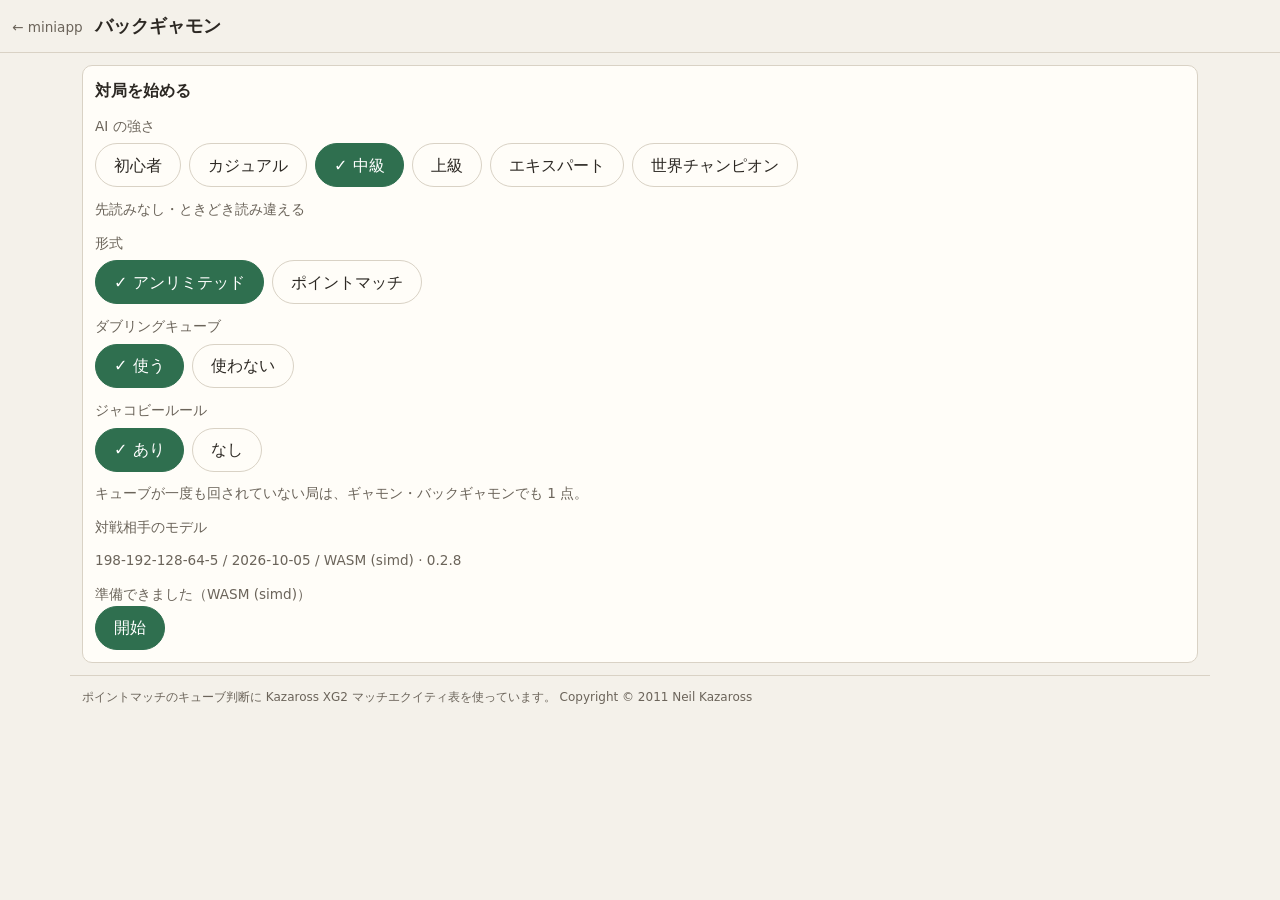
<file: docs/backgammon/index.html>
<!DOCTYPE html>
<html lang="ja">
<head>
<meta charset="utf-8">
<meta name="viewport" content="width=device-width, initial-scale=1">
<title>バックギャモン</title>
<meta name="description" content="勝敗だけを報酬に自己対局で学習したニューラルネットと対戦できるバックギャモン。">
<link rel="icon" href="data:image/svg+xml,<svg xmlns='http://www.w3.org/2000/svg' viewBox='0 0 16 16'><text y='14' font-size='14'>🎲</text></svg>">
<link rel="stylesheet" href="./style.css">
</head>
<body>
<header class="site-header">
  <a class="back-link" href="../">← miniapp</a>
  <h1>バックギャモン</h1>
</header>

<main id="app">
  <section id="setup" class="panel">
    <h2>対局を始める</h2>
    <div class="field">
      <span id="level-label">AI の強さ</span>
      <div class="choices" role="radiogroup" aria-labelledby="level-label">
        <button type="button" class="choice" data-level="beginner" role="radio" aria-checked="false">初心者</button>
        <button type="button" class="choice" data-level="casual" role="radio" aria-checked="false">カジュアル</button>
        <button type="button" class="choice is-selected" data-level="intermediate" role="radio" aria-checked="true">中級</button>
        <button type="button" class="choice" data-level="advanced" role="radio" aria-checked="false">上級</button>
        <button type="button" class="choice" data-level="expert" role="radio" aria-checked="false">エキスパート</button>
        <button type="button" class="choice" data-level="champion" role="radio" aria-checked="false">世界チャンピオン</button>
      </div>
      <p id="level-note" class="note"></p>
    </div>
    <div class="field">
      <span id="format-label">形式</span>
      <div class="choices" role="radiogroup" aria-labelledby="format-label">
        <button type="button" class="choice is-selected" data-format="money" role="radio" aria-checked="true">アンリミテッド</button>
        <button type="button" class="choice" data-format="match" role="radio" aria-checked="false">ポイントマッチ</button>
      </div>
    </div>
    <div class="field slider" id="length-field" hidden>
      <div class="slider-head">
        <label for="match-length">マッチの長さ</label>
        <output id="match-length-value" for="match-length">5 ポイント</output>
      </div>
      <input type="range" id="match-length" min="1" max="7" step="1" value="5"
             aria-describedby="length-note">
      <p id="length-note" class="note">先に取った方が勝ち。相手がマッチポイントに達した直後の 1 局は、クロフォードルールでキューブを使えない。</p>
    </div>
    <div class="field">
      <span id="cube-label">ダブリングキューブ</span>
      <div class="choices" role="radiogroup" aria-labelledby="cube-label">
        <button type="button" class="choice is-selected" data-cube="on" role="radio" aria-checked="true">使う</button>
        <button type="button" class="choice" data-cube="off" role="radio" aria-checked="false">使わない</button>
      </div>
    </div>
    <div class="field" id="jacoby-field">
      <span id="jacoby-label">ジャコビールール</span>
      <div class="choices" role="radiogroup" aria-labelledby="jacoby-label">
        <button type="button" class="choice is-selected" data-jacoby="on" role="radio" aria-checked="true">あり</button>
        <button type="button" class="choice" data-jacoby="off" role="radio" aria-checked="false">なし</button>
      </div>
      <p class="note">キューブが一度も回されていない局は、ギャモン・バックギャモンでも 1 点。</p>
    </div>
    <div class="field">
      <span id="model-label">対戦相手のモデル</span>
      <p id="model-info" class="note">読み込み中…</p>
    </div>
    <p id="loading" class="note">モデルを読み込んでいます…</p>
    <button type="button" id="start" class="primary" disabled>開始</button>
  </section>

  <section id="game" hidden>
    <div class="play">
      <div id="board" class="board" role="grid" aria-label="盤面">
        <div id="dice-ai" class="dice" aria-live="polite" aria-label="AI の出目"></div>
        <div id="dice" class="dice" aria-live="polite" aria-label="あなたの出目"></div>
        <button type="button" id="roll" class="primary" hidden>サイコロを振る</button>
        <button type="button" id="double" class="cube-action" hidden>ダブル</button>
      </div>

      <div class="panel status-panel">
        <p id="turn" class="turn" aria-live="polite">—</p>
        <p id="score" class="score" aria-live="polite" hidden></p>
        <p id="cube-state" class="cube-state" aria-live="polite" hidden></p>
        <p id="hint" class="note"></p>
      </div>

      <div class="actions">
        <button type="button" id="advice-button" hidden>ヒント</button>
        <button type="button" id="take" class="primary" hidden>テイク</button>
        <button type="button" id="pass" hidden>パス</button>
        <button type="button" id="undo" hidden>1 手戻す</button>
        <button type="button" id="again" class="primary" hidden>もう一局</button>
      </div>

      <div id="advice" class="panel advice" hidden aria-live="polite"></div>
    </div>

    <div class="panel speed-panel slider">
      <div class="slider-head">
        <label for="speed">AI の間合い</label>
        <output id="speed-value" for="speed">1.0 秒</output>
      </div>
      <input type="range" id="speed" min="0.1" max="2" step="0.1" value="1"
             aria-describedby="speed-note">
      <p id="speed-note" class="note">AI が駒を 1 個動かすたびの間と、出目を見せる時間。</p>

      <div class="toggle-field">
        <label class="toggle-label" for="auto-force">
          <input type="checkbox" id="auto-force">
          <span>強制着手（フォースムーブ）を自動で動かす</span>
        </label>
      </div>
      <div class="toggle-field">
        <label class="toggle-label" for="auto-roll">
          <input type="checkbox" id="auto-roll">
          <span>ダブルできない時は自動でサイコロを振る</span>
        </label>
      </div>
    </div>

    <details id="record" class="panel record">
      <summary>棋譜</summary>
      <ol id="log" class="log"></ol>
      <div class="record-export">
        <div class="record-head">
          <h3>gnubg 用（.mat）</h3>
          <button type="button" id="download-mat">ダウンロード</button>
        </div>
        <pre id="mat" class="mat" tabindex="0"
             aria-label="gnubg 用の棋譜（クリックしてから Ctrl+A でここだけ全選択）"></pre>
        <p class="note">クリックしてから Ctrl+A（Mac は ⌘+A）で、この欄だけを全選択できます。</p>
      </div>
    </details>
  </section>
</main>

<footer class="site-footer">
  <p class="note">
    ポイントマッチのキューブ判断に Kazaross XG2 マッチエクイティ表を使っています。
    Copyright &copy; 2011 Neil Kazaross
  </p>
</footer>

<script type="module" src="./app.js"></script>
</body>
</html>
</file>
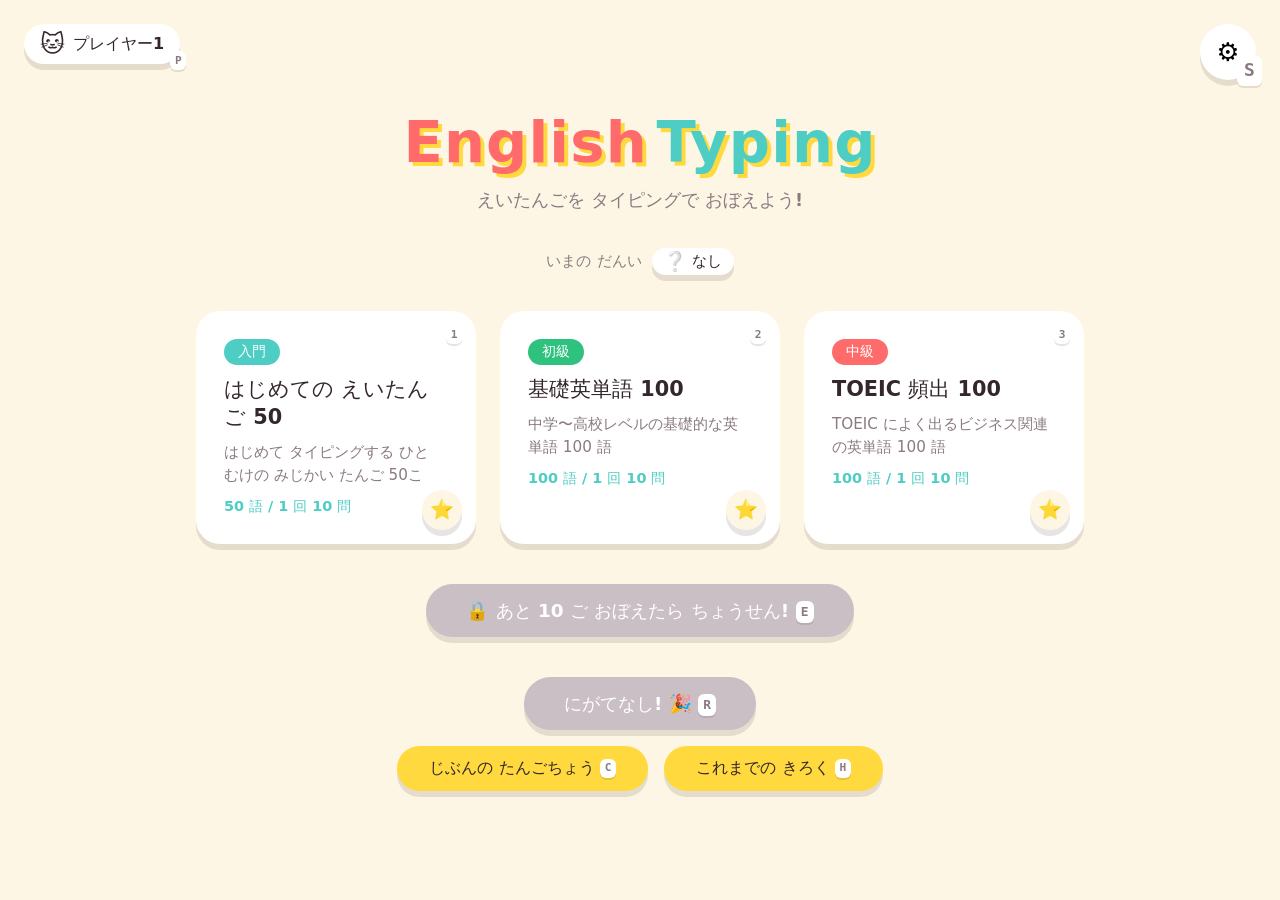
<file: docs/english-typing/index.html>
<!doctype html>
<html lang="ja">
  <head>
    <meta charset="UTF-8" />
    <link rel="icon" type="image/svg+xml" href="./favicon.svg" />
    <meta name="viewport" content="width=device-width, initial-scale=1.0" />
    <title>English Typing</title>
    <script type="module" crossorigin src="./assets/index-Dn3zCYBn.js"></script>
    <link rel="stylesheet" crossorigin href="./assets/index-B1-au9_n.css">
  </head>
  <body>
    <div id="root"></div>
  </body>
</html>
</file>
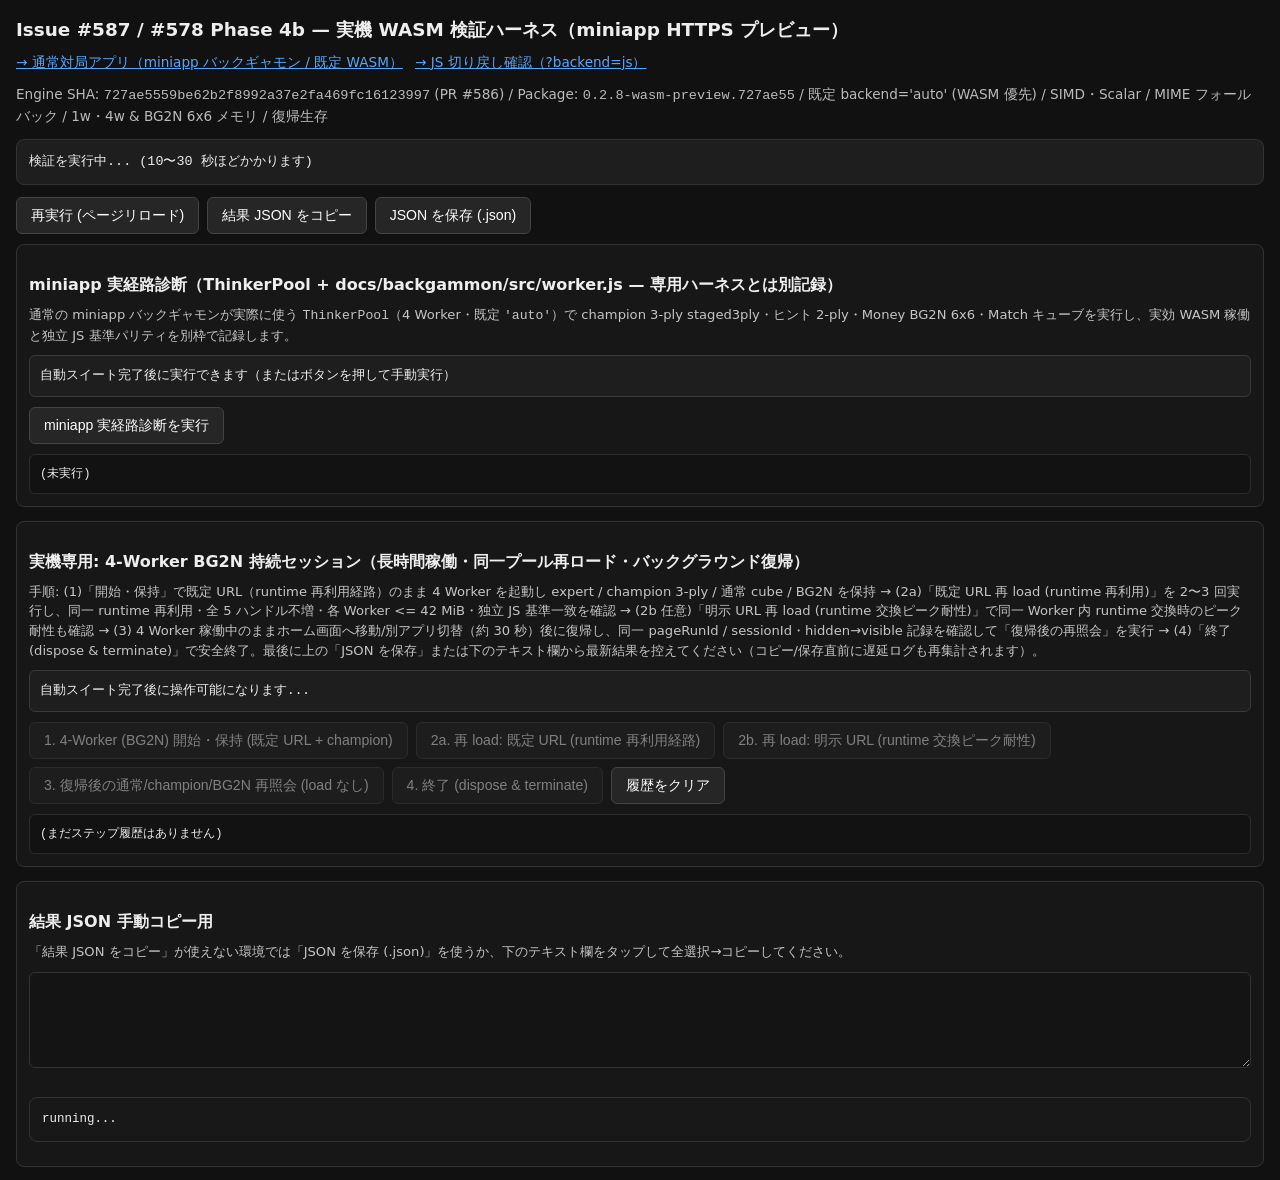
<file: docs/wasm-verify/index.html>
<!doctype html>
<html lang="ja">
<head>
  <meta charset="utf-8" />
  <meta name="viewport" content="width=device-width, initial-scale=1" />
  <title>Issue #587 / #578 Phase 4b WASM Device Verification (miniapp preview)</title>
  <link rel="stylesheet" href="./harness.css" />
</head>
<body>
  <h1>Issue #587 / #578 Phase 4b — 実機 WASM 検証ハーネス（miniapp HTTPS プレビュー）</h1>
  <div class="nav-links">
    <a href="../backgammon/">→ 通常対局アプリ（miniapp バックギャモン / 既定 WASM）</a>
    <a href="../backgammon/?backend=js">→ JS 切り戻し確認（?backend=js）</a>
  </div>
  <div class="meta">
    Engine SHA: <code>727ae5559be62b2f8992a37e2fa469fc16123997</code> (PR #586) /
    Package: <code>0.2.8-wasm-preview.727ae55</code> /
    既定 backend='auto' (WASM 優先) / SIMD・Scalar / MIME フォールバック / 1w・4w &amp; BG2N 6x6 メモリ / 復帰生存
  </div>
  <div id="oom-banner" hidden></div>
  <div id="summary">検証を実行中... (10〜30 秒ほどかかります)</div>
  <div class="actions">
    <button id="reload-btn" type="button">再実行 (ページリロード)</button>
    <button id="copy-btn" type="button">結果 JSON をコピー</button>
    <button id="download-btn" type="button">JSON を保存 (.json)</button>
  </div>

  <section id="app-route-panel" class="panel">
    <h2>miniapp 実経路診断（ThinkerPool + docs/backgammon/src/worker.js — 専用ハーネスとは別記録）</h2>
    <p class="hint">
      通常の miniapp バックギャモンが実際に使う <code>ThinkerPool</code>（4 Worker・既定 <code>'auto'</code>）で
      champion 3-ply staged3ply・ヒント 2-ply・Money BG2N 6x6・Match キューブを実行し、実効 WASM 稼働と独立 JS 基準パリティを別枠で記録します。
    </p>
    <div id="app-route-status" class="soak-box">自動スイート完了後に実行できます（またはボタンを押して手動実行）</div>
    <div class="actions">
      <button id="app-route-run-btn" type="button">miniapp 実経路診断を実行</button>
    </div>
    <pre id="app-route-log">(未実行)</pre>
  </section>

  <section id="soak-panel" class="panel">
    <h2>実機専用: 4-Worker BG2N 持続セッション（長時間稼働・同一プール再ロード・バックグラウンド復帰）</h2>
    <p class="hint">
      手順: (1)「開始・保持」で既定 URL（runtime 再利用経路）のまま 4 Worker を起動し expert / champion 3-ply / 通常 cube / BG2N を保持 →
      (2a)「既定 URL 再 load (runtime 再利用)」を 2〜3 回実行し、同一 runtime 再利用・全 5 ハンドル不増・各 Worker &lt;= 42 MiB・独立 JS 基準一致を確認 →
      (2b 任意)「明示 URL 再 load (runtime 交換ピーク耐性)」で同一 Worker 内 runtime 交換時のピーク耐性も確認 →
      (3) 4 Worker 稼働中のままホーム画面へ移動/別アプリ切替（約 30 秒）後に復帰し、同一 pageRunId / sessionId・hidden→visible 記録を確認して「復帰後の再照会」を実行 →
      (4)「終了 (dispose &amp; terminate)」で安全終了。最後に上の「JSON を保存」または下のテキスト欄から最新結果を控えてください（コピー/保存直前に遅延ログも再集計されます）。
    </p>
    <div id="soak-status" class="soak-box">自動スイート完了後に操作可能になります...</div>
    <div class="actions">
      <button id="soak-start-btn" type="button" disabled>1. 4-Worker (BG2N) 開始・保持 (既定 URL + champion)</button>
      <button id="soak-reload-btn" type="button" disabled>2a. 再 load: 既定 URL (runtime 再利用経路)</button>
      <button id="soak-reload-swap-btn" type="button" disabled>2b. 再 load: 明示 URL (runtime 交換ピーク耐性)</button>
      <button id="soak-requery-btn" type="button" disabled>3. 復帰後の通常/champion/BG2N 再照会 (load なし)</button>
      <button id="soak-stop-btn" type="button" disabled>4. 終了 (dispose &amp; terminate)</button>
      <button id="soak-clear-history-btn" type="button">履歴をクリア</button>
    </div>
    <pre id="soak-log">(まだステップ履歴はありません)</pre>
  </section>

  <section class="panel">
    <h2>結果 JSON 手動コピー用</h2>
    <p class="hint">「結果 JSON をコピー」が使えない環境では「JSON を保存 (.json)」を使うか、下のテキスト欄をタップして全選択→コピーしてください。</p>
    <textarea id="json-copy-box" readonly aria-label="Verification result JSON"></textarea>
    <pre id="out">running...</pre>
  </section>

  <script type="module" src="./preview-boot.mjs"></script>
</body>
</html>
</file>
<file: docs/backgammon/style.css>
/* 色と余白は変数で一箇所にまとめる（FRONTEND.md）。 */
:root {
  --bg: #f4f1ea;
  --panel: #fffdf8;
  --ink: #2c2823;
  --muted: #6b645a;
  --line: #d9d2c5;
  --board: #c9a227;
  --board-dark: #8a6d1f;
  --point-a: #e8dcc0;
  --point-b: #a8794a;
  --white-checker: #fbf7ef;
  --black-checker: #3a3430;
  --accent: #2f6f4f;
  /* ポイント作成可能（メイク可能）なマスのハイライト（アンバーゴールド）。 */
  --makeable: #d97706;
  /* ダブル用。「サイコロを振る」と並んで盤の上に出るので、**緑と間違えない
     色**にする。盤（金茶）の上に白抜きで置いても読める濃さを選んである。
     盤の色はテーマで変わらないので、この色も 1 つで通す。 */
  --cube-action: #5b4b9e;
  /* ヒントの印。**選択できる印（緑）と同じ駒に同時に付く**ので、緑ともダブルの
     紫とも見分けが付く色にする。盤（クリーム / 茶）の上でも沈まない濃さ。
     **色だけに頼ってはいない**（最善手は表記でも出す。FRONTEND.md）。 */
  --advice: #c2185b;
  --danger: #a8412f;
  --gap: 12px;
  --radius: 10px;
}

@media (prefers-color-scheme: dark) {
  :root {
    --bg: #1d1b18;
    --panel: #262320;
    --ink: #f0ece4;
    --muted: #a8a096;
    --line: #3d3833;
    --point-a: #4a423a;
    --point-b: #6b4a2c;
    --white-checker: #ede7dc;
    --black-checker: #16130f;
    --accent: #4f9d74;
    --makeable: #f59e0b;
    /* 暗い背景では沈むので明るい側へ。盤の色はテーマで変わらないが、
       クリーム / 茶のどちらの上でも読める範囲。 */
    --advice: #ff5c8a;
  }
}

* { box-sizing: border-box; }

/* `hidden` 属性は UA スタイル（display:none）でしか効かないため、
   `.field { display: grid }` のような作者スタイルに簡単に負ける。
   JS 側で hidden を切り替える要素が増えたので、ここで一律に勝たせる。 */
[hidden] { display: none !important; }

body {
  margin: 0;
  background: var(--bg);
  color: var(--ink);
  font-family: system-ui, -apple-system, "Hiragino Sans", "Noto Sans JP", sans-serif;
  line-height: 1.6;
}

.site-header {
  display: flex;
  align-items: baseline;
  gap: var(--gap);
  padding: var(--gap);
  border-bottom: 1px solid var(--line);
}
.site-header h1 { font-size: 1.1rem; margin: 0; }

/* 同梱物のクレジット。**許諾の条件はここではない**（条件が掛かるのは表を含む
   `src/met-table.js` の先頭で、そちらの表示は消せない）。ここは JS を開かない
   人向けの表示なので、文面は変えても構わない。 */
.site-footer {
  max-width: 1140px;
  margin: 0 auto;
  padding: var(--gap);
  border-top: 1px solid var(--line);
}
.site-footer .note { margin: 0; font-size: .75rem; }
.back-link { color: var(--muted); text-decoration: none; font-size: .85rem; }
.back-link:hover, .back-link:focus-visible { color: var(--accent); }

#app {
  max-width: 720px;
  margin: 0 auto;
  padding: var(--gap);
  display: grid;
  gap: var(--gap);
}

#game { display: grid; gap: var(--gap); }
.play { display: grid; gap: var(--gap); align-content: start; }

/* PC 幅では棋譜を盤の右に並べる（狭い画面では盤の下に折りたたむ）。
   右の列は上から「間合い」「棋譜」の順。狭い画面でも DOM の順がそのまま
   縦に並ぶので、どちらでも間合いは棋譜の上に出る。 */
@media (min-width: 900px) {
  #app { max-width: 1140px; }
  #game {
    grid-template-columns: minmax(0, 1fr) 320px;
    grid-template-rows: auto 1fr;
    align-items: start;
  }
  .play { grid-column: 1; grid-row: 1 / span 2; }
  .speed-panel { grid-column: 2; grid-row: 1; }
  .record { grid-column: 2; grid-row: 2; position: sticky; top: var(--gap); }
  .record > summary { cursor: default; list-style: none; }
  .record > summary::-webkit-details-marker { display: none; }
}

.panel {
  background: var(--panel);
  border: 1px solid var(--line);
  border-radius: var(--radius);
  padding: var(--gap);
}
.panel h2 { margin: 0 0 var(--gap); font-size: 1rem; }
.note { color: var(--muted); font-size: .85rem; margin: .4em 0 0; }

.field { display: grid; gap: 6px; margin-bottom: var(--gap); }
.field > span { font-size: .85rem; color: var(--muted); }
.choices { display: flex; gap: 8px; flex-wrap: wrap; }

button {
  font: inherit;
  color: inherit;
  background: var(--panel);
  border: 1px solid var(--line);
  border-radius: 999px;
  padding: 8px 18px;
  cursor: pointer;
  min-height: 44px;      /* タップ目標 */
}
button:hover:not(:disabled) { border-color: var(--accent); }
button:focus-visible { outline: 3px solid var(--accent); outline-offset: 2px; }
button:disabled { opacity: .5; cursor: default; }
.choice.is-selected {
  background: var(--accent);
  color: #fff;
  border-color: var(--accent);
}
/* 色だけに頼らない（FRONTEND.md）。選択中は印を付ける。 */
.choice.is-selected::before { content: "✓ "; }
.primary { background: var(--accent); color: #fff; border-color: var(--accent); }

.actions { display: flex; gap: 8px; flex-wrap: wrap; }

/* ── 盤面 ───────────────────────────────────── */

.board {
  position: relative;
  display: grid;
  /* キューブ置き場 / 6 点 / バー / 6 点 / 上がりトレイ。
     **キューブは上がりトレイの反対側**（実物の盤と同じく、左の縁）に置く。 */
  grid-template-columns:
    minmax(22px, 6%) repeat(6, 1fr) minmax(26px, 7%) repeat(6, 1fr) minmax(22px, 6%);
  /* 上ラベル / 上段 / 中央の帯（バーとダイスの定位置） / 下段 / 下ラベル。
     番号は三角形の外（盤の縁）に出し、実物の盤と同じく三角形は帯に向かって尖る。 */
  grid-template-rows: 5% 1fr 14% 1fr 5%;
  gap: 2px;
  /* 駒 5 個を積んでも中央の帯を越えないように、実物より縦長にしてある。 */
  aspect-ratio: 15 / 12.5;
  background: var(--board-dark);
  border: 6px solid var(--board-dark);
  border-radius: var(--radius);
}

.point-label {
  display: flex;
  align-items: center;
  justify-content: center;
  font-size: 10px;
  color: #f2e9d5;
  opacity: .8;
  pointer-events: none;
}

.point {
  position: relative;
  display: flex;
  flex-direction: column;
  align-items: center;
  gap: 1px;
  padding: 2px 0;
  background: transparent;
  border: none;
  border-radius: 0;
  min-height: 0;
  cursor: pointer;
}
/* 三角形の色は疑似要素に持たせる。駒や数字はその上（z-index:1）に乗る。 */
.point::before {
  content: "";
  position: absolute;
  inset: 0;
  background: var(--point-a);
  clip-path: polygon(0 0, 100% 0, 50% 100%);
}
.point.bottom::before { clip-path: polygon(0 100%, 100% 100%, 50% 0); }
.point.odd::before { background: var(--point-b); }
.point > * { position: relative; z-index: 1; }
.point.bottom { flex-direction: column-reverse; }
.point:disabled { cursor: default; opacity: 1; }

/* 選択できる駒はマス全体を囲う（三角形に切り取られる ::before ではなく本体に描く）。 */
.point.selectable { box-shadow: inset 0 0 0 3px var(--accent); }

/* ポイントを作れる場所（クリックでメイク可能）。 */
.point.makeable { box-shadow: inset 0 0 0 3px var(--makeable); }

/* 手番を丸ごと使うメイク / ベアオフは、確認の 1 クリックを挟む。
   **押せば戻せない**ので、待っている間だけ枠を太くして脈を打たせる。 */
.point.confirming,
.point.makeable.confirming {
  box-shadow: inset 0 0 0 5px var(--makeable);
  animation: confirm-pulse 1s ease-in-out infinite;
}
.off-tray.confirming,
.off-tray.makeable.confirming {
  box-shadow: inset 0 0 0 5px var(--makeable);
  animation: confirm-pulse 1s ease-in-out infinite;
}
@keyframes confirm-pulse {
  50% { box-shadow: inset 0 0 0 5px var(--makeable), inset 0 0 0 9px var(--makeable); }
}
@media (prefers-reduced-motion: reduce) {
  .point.confirming,
  .point.makeable.confirming,
  .off-tray.confirming,
  .off-tray.makeable.confirming { animation: none; }
}

/* ヒントの最善手の移動元。**選択できる印（緑）と重なるので別の色にする。**
   両方付くことがあるため、内側と外側で描き分けて共存させる。 */
.point.advised { box-shadow: inset 0 0 0 3px var(--advice); }
.point.selectable.advised {
  box-shadow: inset 0 0 0 3px var(--advice), inset 0 0 0 6px var(--accent);
}
.bar.advised { box-shadow: inset 0 0 0 3px var(--advice); }
.bar.selectable.advised {
  box-shadow: inset 0 0 0 3px var(--advice), inset 0 0 0 6px var(--accent);
}

.checker {
  aspect-ratio: 1;
  border-radius: 50%;
  border: 1px solid rgba(0, 0, 0, .35);
  flex: 0 0 auto;
}
.checker.white { background: var(--white-checker); }
.checker.black { background: var(--black-checker); }
/* 駒はマス幅いっぱいに近いサイズの正円で固定する（積んだ数で潰さない）。
   5 個積んでも収まるように、盤の縦横比の側で高さを確保している。 */
.point .checker { width: 90%; }
.stack-count {
  font-size: 10px;
  font-weight: 700;
  color: var(--ink);
  background: var(--panel);
  border-radius: 999px;
  padding: 0 4px;
}

.bar {
  position: relative;
  background: linear-gradient(180deg, var(--board-dark), var(--board) 50%, var(--board-dark));
  border-left: 2px solid var(--board);
  border-right: 2px solid var(--board);
  display: flex;
  flex-direction: column;
  justify-content: space-between;
  align-items: center;
  padding: 6px 0;
  gap: 2px;
  cursor: pointer;
}
/* width:100% がないと、駒の % 幅がゼロ幅の親に対して解決されて見えなくなる。 */
.bar-group {
  display: flex;
  flex-direction: column;
  align-items: center;
  gap: 2px;
  width: 100%;
  min-height: 1em;
}
.bar .checker { width: 78%; }
.bar.selectable { box-shadow: inset 0 0 0 3px var(--accent); }

/* 上がった駒を置く右端のトレイ。実物と同じく駒は寝かせて積む。 */
.off-tray {
  position: relative;
  background: var(--board-dark);
  border-left: 2px solid var(--board);
  display: flex;
  flex-direction: column;
  align-items: center;
  gap: 2px;
  padding: 4px 3px;
  overflow: hidden;
}
.off-tray.black { justify-content: flex-start; }   /* 上段が黒のホーム側 */
.off-tray.white { justify-content: flex-end; }
/* 出目を使って2駒ベアオフできるときはトレイを黄色枠でハイライトし、クリック可能にする */
.off-tray.makeable {
  box-shadow: inset 0 0 0 3px var(--makeable);
  cursor: pointer;
}
.off-checker {
  width: 100%;
  height: 7px;
  flex: 0 0 auto;
  border-radius: 2px;
  border: 1px solid rgba(0, 0, 0, .35);
}
.off-tray.white .off-checker { background: var(--white-checker); }
.off-tray.black .off-checker { background: var(--black-checker); }
.off-count {
  position: absolute;
  left: 0;
  right: 0;
  text-align: center;
  font-size: 10px;
  font-weight: 700;
  color: #f2e9d5;
  pointer-events: none;
}
.off-tray.black .off-count { bottom: 2px; }
.off-tray.white .off-count { top: 2px; }

/* ダブリングキューブの置き場。上がりトレイの反対側（盤の左の縁）に、
   盤の高さいっぱいの帯として取る。キューブはその中で上 / 中央 / 下に動く:

     センター（持ち主なし） → 中央。数字は 64（実物と同じ「1 の面が無い」表現）
     Black が所有           → 上（Black のホーム側）
     White が所有           → 下（White のホーム側。人間は常に White）

   キューブを使わない設定のときは中身を空にする。**列そのものは残す**
   （消すと盤の横幅が変わって、対局ごとに見え方が動いてしまう）。 */
.cube-tray {
  grid-column: 1;
  grid-row: 2 / 5;
  display: flex;
  flex-direction: column;
  align-items: center;
  padding: 4px 2px;
  background: var(--board-dark);
  border-right: 2px solid var(--board);
  overflow: hidden;
}
.cube-tray.at-center { justify-content: center; }
.cube-tray.at-top { justify-content: flex-start; }
.cube-tray.at-bottom { justify-content: flex-end; }

.cube {
  width: 92%;
  aspect-ratio: 1;
  flex: 0 0 auto;
  display: grid;
  place-items: center;
  border-radius: 4px;
  border: 1px solid var(--line);
  background: var(--panel);
  color: var(--ink);
  font-weight: 700;
  /* 「64」の 2 桁が入る一番大きい字にする。狭い画面では詰まるので幅で縛る。 */
  font-size: clamp(9px, 1.4vw, 15px);
  font-variant-numeric: tabular-nums;
  line-height: 1;
  box-shadow: 0 1px 3px rgba(0, 0, 0, .35);
}
/* センターは「まだ誰も持っていない」ので、少し控えめに見せる。 */
.cube.is-center { opacity: .85; }

/* 返事待ちの間だけ、置き場から外して盤に「打った」キューブ。中段の帯に置き、
   出す側はダイスと同じ半分（自分は右、AI は左）。ダブルのボタンと同じ色の
   縁を付けて、これがキューブの提案だと分かるようにする。 */
#cube-offer {
  grid-row: 3;
  justify-self: center;
  align-self: center;
  width: 18%;            /* ダイスの目（16%）と近い大きさに揃える */
  font-size: clamp(10px, 1.7vw, 18px);
  border: 2px solid var(--cube-action);
  box-shadow: 0 3px 8px rgba(0, 0, 0, .45);
}
#cube-offer.at-right { grid-column: 9 / 15; }
#cube-offer.at-left { grid-column: 2 / 8; }

/* ヒントの表示。盤のすぐ下に出す。 */
.advice { display: grid; gap: 4px; }
.advice-move {
  margin: 0;
  font-weight: 700;
  font-variant-numeric: tabular-nums;
  color: var(--advice);
}
.advice-rest {
  margin: 0;
  padding-left: 1.2em;
  font-size: .85rem;
  color: var(--muted);
  font-variant-numeric: tabular-nums;
}

.status-panel { display: grid; gap: 6px; }
.turn { margin: 0; font-weight: 700; }

/* 実物の盤と同じく、ダイスは中央の帯に転がす。自分は右半分、相手は
   （相手から見て右になる）左半分。 */
.dice {
  grid-row: 3;
  display: flex;
  align-items: center;
  justify-content: center;
  gap: 10%;
}
#dice { grid-column: 9 / 15; }
#dice-ai { grid-column: 2 / 8; }

/* 盤の中央の帯に出すボタン。「振る」は自分のダイスと同じ右半分（手を伸ばす先を
   1 箇所にまとめる）、「ダブル」は左半分。どちらもロール前にしか出ないので、
   ダイスと場所を取り合わない。 */
#roll, #double {
  grid-row: 3;
  justify-self: center;
  align-self: center;
  min-height: 0;
  padding: 6px 20px;
  font-size: .9rem;
  white-space: nowrap;
  box-shadow: 0 2px 6px rgba(0, 0, 0, .35);
}
#roll { grid-column: 9 / 15; }
#double { grid-column: 2 / 8; }

/* 振る（緑）と取り違えないよう、ダブルだけ別の色にする。 */
.cube-action {
  background: var(--cube-action);
  color: #fff;
  border-color: var(--cube-action);
}
.cube-action:hover:not(:disabled) { border-color: #fff; }
.die {
  width: 16%;
  aspect-ratio: 1;
  display: grid;
  place-items: center;
  font-weight: 700;
  border-radius: 6px;
  border: 1px solid var(--line);
  background: var(--panel);
  box-shadow: 0 1px 3px rgba(0, 0, 0, .3);
}
.die.used { opacity: .35; text-decoration: line-through; }
/* 出目の並びはクリックで入れ替えられる（ゾロ目のときは付かない）。 */
.dice.is-flippable { cursor: pointer; }
.dice.is-flippable:hover .die:not(.used) { border-color: var(--accent); }

.log {
  margin: var(--gap) 0 0;
  padding-left: 1.4em;
  font-size: .85rem;
  color: var(--muted);
  max-height: 34vh;
  overflow-y: auto;
}

.record { align-self: start; }
.record-export { margin-top: var(--gap); border-top: 1px solid var(--line); padding-top: var(--gap); }
.record-head { display: flex; align-items: center; justify-content: space-between; gap: 8px; }
.record-head h3 { margin: 0; font-size: .85rem; color: var(--muted); font-weight: 600; }
.record-head button { min-height: 32px; padding: 4px 12px; font-size: .8rem; }
/* **フォーカスできる**（`tabindex="0"`）。クリックしてから Ctrl+A で、
   ページ全体ではなくこの欄だけを全選択できるようにしてある。
   スクロールする領域にフォーカスを持たせるのはキーボード操作の面でも要る。 */
.mat:focus-visible { outline: 3px solid var(--accent); outline-offset: 2px; }

.mat {
  margin: 8px 0 0;
  padding: 8px;
  background: var(--bg);
  border: 1px solid var(--line);
  border-radius: 6px;
  font-size: .72rem;
  line-height: 1.45;
  max-height: 34vh;
  overflow: auto;
  white-space: pre;
}

@media (max-width: 420px) {
  /* 狭い画面では両端の帯とバーを固定幅に落とし、点の幅を稼ぐ。
     **列の数は変えない**（変えると帯の中身が別の列へずれる）。 */
  .board { grid-template-columns: 18px repeat(6, 1fr) 20px repeat(6, 1fr) 18px; }
}

/* 長考中（3 手先読み）。固まったのではないと分かるように点滅させる。 */
.note.is-thinking {
  animation: thinking 1.2s ease-in-out infinite;
}

@keyframes thinking {
  0%, 100% { opacity: 1; }
  50% { opacity: 0.45; }
}

@media (prefers-reduced-motion: reduce) {
  .note.is-thinking { animation: none; }
}

/* スライダー 1 つぶん（見出し + 現在値 + つまみ）。AI の間合いと
   マッチの長さの 2 か所で使う。 */
.slider { display: grid; gap: 6px; }
.slider-head {
  display: flex;
  align-items: baseline;
  justify-content: space-between;
  gap: 8px;
  font-size: .85rem;
  color: var(--muted);
}
.slider output {
  font-variant-numeric: tabular-nums;
  font-weight: 700;
  color: var(--ink);
}
.slider input[type="range"] {
  width: 100%;
  min-height: 44px;      /* タップ目標 */
  accent-color: var(--accent);
}

.toggle-field {
  margin-top: 8px;
  padding-top: 8px;
  border-top: 1px solid var(--line);
}
.toggle-label {
  display: flex;
  align-items: center;
  gap: 8px;
  font-size: .85rem;
  color: var(--ink);
  cursor: pointer;
  user-select: none;
}
.toggle-label input[type="checkbox"] {
  width: 18px;
  height: 18px;
  accent-color: var(--accent);
  cursor: pointer;
}

/* マッチのスコア。形式・点差・away・クロフォードをこの 1 行にまとめる。 */
.score {
  margin: 0;
  font-size: .85rem;
  color: var(--muted);
  font-variant-numeric: tabular-nums;
}

/* キューブの状態表示。値と持ち主が一目で分かるようにする。 */
.cube-state {
  margin: 0.35rem 0 0;
  font-variant-numeric: tabular-nums;
  font-weight: 600;
}
</file>
<file: docs/english-typing/assets/index-B1-au9_n.css>
:root{--color-bg:#fef6e4;--color-surface:#fff;--color-primary:#ff6b6b;--color-primary-dark:#e85555;--color-secondary:#4ecdc4;--color-accent:#ffd93d;--color-text:#33272a;--color-text-soft:#8a7a81;--color-correct:#2ec27e;--color-miss:#ff4757;--color-untyped:#c9bfc4;--color-text-on-accent:#33272a;--radius-lg:24px;--radius-md:16px;--radius-sm:10px;--shadow-pop:0 6px 0 #33272a1f;--shadow-float:0 10px 24px #33272a26;--font-rounded:"Hiragino Maru Gothic ProN", "BIZ UDGothic", "Yu Gothic", "Segoe UI", system-ui, sans-serif;--font-mono:"SF Mono", ui-monospace, Consolas, monospace;font-family:var(--font-rounded);color:var(--color-text);background:var(--color-bg);font-synthesis:none;text-rendering:optimizelegibility;-webkit-font-smoothing:antialiased;--lightningcss-light:initial;--lightningcss-dark: ;color-scheme:light}:root[data-theme=dark]{--color-bg:#241d2e;--color-surface:#352c42;--color-primary:#ff7b7b;--color-primary-dark:#ff9c9c;--color-secondary:#52d8cf;--color-accent:#ffd93d;--color-text:#f4edf7;--color-text-soft:#b2a4bd;--color-correct:#46e09a;--color-miss:#ff5f6d;--color-untyped:#5e5369;--shadow-pop:0 6px 0 #00000059;--shadow-float:0 10px 24px #00000073;--lightningcss-light: ;--lightningcss-dark:initial;color-scheme:dark}*{box-sizing:border-box}body{min-height:100svh;margin:0}#root{flex-direction:column;min-height:100svh;display:flex}button{font-family:inherit}._badge_13j9x_1{min-width:1.4em;font-family:var(--font-mono);color:var(--color-text-soft);background:var(--color-surface);vertical-align:middle;border-radius:6px;justify-content:center;align-items:center;padding:.05em .4em;font-size:.7em;font-weight:700;line-height:1.6;display:inline-flex;box-shadow:0 2px #33272a1f}:root[data-theme=dark] ._badge_13j9x_1{box-shadow:0 2px #00000059}._badge_e6x8l_1{background:var(--color-surface);box-shadow:var(--shadow-pop);white-space:nowrap;border-radius:999px;align-items:center;gap:.35em;padding:.25em .7em;font-weight:700;line-height:1;display:inline-flex}._emoji_e6x8l_14{font-size:1.2em}._label_e6x8l_18{font-size:.95em}._overlay_1lmx0_1{z-index:10;background:#33272a73;justify-content:center;align-items:center;display:flex;position:fixed;inset:0}._panel_1lmx0_11{background:var(--color-surface);border-radius:var(--radius-lg);box-shadow:var(--shadow-float);flex-direction:column;gap:14px;width:min(560px,100vw - 48px);max-height:85svh;padding:28px 36px;animation:.2s ease-out _panelIn_1lmx0_1;display:flex;overflow-y:auto}._title_1lmx0_25{color:var(--color-secondary);text-align:center;margin:0;font-size:1.4rem;font-weight:900}._hint_1lmx0_33{color:var(--color-text-soft);text-align:center;margin:0;font-weight:700}._setList_1lmx0_40{flex-direction:column;gap:8px;margin:0;padding:0;list-style:none;display:flex}._setItem_1lmx0_49{background:var(--color-bg);border-radius:var(--radius-sm);align-items:center;gap:10px;padding:10px 14px;display:flex}._setName_1lmx0_58{flex:1;font-weight:800}._setCount_1lmx0_63{color:var(--color-text-soft);white-space:nowrap;font-size:.9rem}._smallButton_1lmx0_69{background:var(--color-surface);color:var(--color-text);box-shadow:var(--shadow-pop);cursor:pointer;white-space:nowrap;border:none;border-radius:999px;padding:6px 14px;font-family:inherit;font-size:.85rem;font-weight:800}._dangerButton_1lmx0_83{background:var(--color-miss);color:#fff}._label_1lmx0_88{color:var(--color-text);flex-direction:column;gap:6px;font-size:.95rem;font-weight:800;display:flex}._nameInput_1lmx0_97,._textarea_1lmx0_98{border:3px solid var(--color-untyped);border-radius:var(--radius-sm);background:var(--color-bg);color:var(--color-text);padding:10px 14px;font-family:inherit;font-size:1rem}._nameInput_1lmx0_97:focus,._textarea_1lmx0_98:focus{border-color:var(--color-secondary);outline:none}._textarea_1lmx0_98{font-family:var(--font-mono);resize:vertical}._errors_1lmx0_119{border-radius:var(--radius-sm);color:var(--color-miss);background:#ff47571a;margin:0;padding:12px 16px 12px 32px;font-size:.9rem;font-weight:700}._actions_1lmx0_129{justify-content:center;gap:16px;display:flex}._primaryButton_1lmx0_135{background:var(--color-primary);color:#fff;box-shadow:var(--shadow-pop);cursor:pointer;border:none;border-radius:999px;padding:12px 32px;font-family:inherit;font-size:1.05rem;font-weight:800;transition:transform .12s ease-out}._primaryButton_1lmx0_135:hover,._primaryButton_1lmx0_135:focus-visible{outline:none;transform:translateY(-2px)scale(1.04)}._cancelButton_1lmx0_155{color:var(--color-text-soft);cursor:pointer;background:0 0;border:none;font-family:inherit;font-size:.95rem;font-weight:700;text-decoration:underline}@keyframes _panelIn_1lmx0_1{0%{opacity:0;transform:scale(.8)}to{opacity:1;transform:scale(1)}}._overlay_o3n0b_1{z-index:10;background:#33272a73;justify-content:center;align-items:center;display:flex;position:fixed;inset:0}._panel_o3n0b_11{background:var(--color-surface);border-radius:var(--radius-lg);box-shadow:var(--shadow-float);flex-direction:column;gap:6px;width:min(420px,100vw - 48px);max-height:85svh;padding:28px 36px;animation:.2s ease-out _panelIn_o3n0b_1;display:flex;overflow-y:auto}._title_o3n0b_25{color:var(--color-secondary);text-align:center;margin:0 0 8px;font-size:1.4rem;font-weight:900}._settingRow_o3n0b_33{background:var(--color-bg);border-radius:var(--radius-sm);align-items:center;gap:12px;padding:12px 14px;display:flex}._settingIcon_o3n0b_42{text-align:center;flex-shrink:0;width:2rem;font-size:1.4rem}._settingLabel_o3n0b_49{color:var(--color-text);flex:1;font-size:.95rem;font-weight:800}._toggleButton_o3n0b_56{cursor:pointer;white-space:nowrap;text-align:center;border:none;border-radius:999px;min-width:52px;padding:6px 18px;font-family:inherit;font-size:.85rem;font-weight:800;transition:transform .1s ease-out,background .15s}._toggleButton_o3n0b_56:hover,._toggleButton_o3n0b_56:focus-visible{outline:none;transform:scale(1.06)}._toggleOn_o3n0b_76{background:var(--color-primary);color:#fff;box-shadow:var(--shadow-pop)}._toggleOff_o3n0b_82{background:var(--color-untyped);color:var(--color-text-soft)}._actions_o3n0b_87{justify-content:center;margin-top:8px;display:flex}._closeButton_o3n0b_93{color:var(--color-text-soft);cursor:pointer;background:0 0;border:none;font-family:inherit;font-size:.95rem;font-weight:700;text-decoration:underline}@keyframes _panelIn_o3n0b_1{0%{opacity:0;transform:scale(.8)}to{opacity:1;transform:scale(1)}}._screen_1g9ws_1{flex-direction:column;flex:1;justify-content:center;align-items:center;gap:12px;padding:40px 24px;display:flex;position:relative}._soundButtons_1g9ws_12{gap:12px;display:flex;position:absolute;top:24px;right:24px}._profileButton_1g9ws_20{background:var(--color-surface);max-width:200px;box-shadow:var(--shadow-pop);color:var(--color-text);cursor:pointer;border:none;border-radius:999px;align-items:center;gap:8px;padding:8px 16px;font-family:inherit;font-size:1rem;font-weight:800;transition:transform .12s ease-out;display:flex;position:absolute;top:24px;left:24px}._profileButton_1g9ws_20:hover,._profileButton_1g9ws_20:focus-visible{outline:none;transform:scale(1.05)}._profileIcon_1g9ws_47{font-size:1.5rem;line-height:1}._profileName_1g9ws_52{text-overflow:ellipsis;white-space:nowrap;overflow:hidden}._muteButton_1g9ws_58{background:var(--color-surface);width:56px;height:56px;box-shadow:var(--shadow-pop);cursor:pointer;border:none;border-radius:50%;font-size:1.6rem;transition:transform .12s ease-out;position:relative}._cornerBadge_1g9ws_71{position:absolute;bottom:-6px;right:-6px}._muteButton_1g9ws_58:hover,._muteButton_1g9ws_58:focus-visible{outline:none;transform:scale(1.1)}._logo_1g9ws_83{color:var(--color-primary);text-shadow:4px 4px 0 var(--color-accent);letter-spacing:.02em;margin:0;font-size:3.6rem;font-weight:900}._logoAccent_1g9ws_92{color:var(--color-secondary);margin-left:.15em}._tagline_1g9ws_97{color:var(--color-text-soft);margin:0 0 24px;font-size:1.1rem;font-weight:700}._cards_1g9ws_104{flex-wrap:wrap;justify-content:center;gap:24px;max-width:1000px;display:flex}._card_1g9ws_104{background:var(--color-surface);border-radius:var(--radius-lg);width:280px;box-shadow:var(--shadow-pop);border:4px solid #0000;transition:border-color .12s;position:relative}._cardMain_1g9ws_122{cursor:pointer;text-align:left;background:0 0;border:none;flex-direction:column;align-items:flex-start;gap:10px;width:100%;padding:24px;font-family:inherit;transition:transform .12s ease-out;display:flex}._cardKeyBadge_1g9ws_137{position:absolute;top:10px;right:10px}:is(._card_1g9ws_104:has(._cardMain_1g9ws_122:hover),._card_1g9ws_104:has(._cardMain_1g9ws_122:focus-visible)){border-color:var(--color-accent)}._cardMain_1g9ws_122:hover,._cardMain_1g9ws_122:focus-visible{outline:none;transform:translateY(-4px)scale(1.03)}._cardMain_1g9ws_122:active{transform:translateY(0)scale(.98)}._starButton_1g9ws_158{background:var(--color-bg);width:40px;height:40px;box-shadow:var(--shadow-pop);cursor:pointer;border:none;border-radius:50%;font-size:1.2rem;transition:transform .12s ease-out;position:absolute;bottom:10px;right:10px}._starButton_1g9ws_158:hover,._starButton_1g9ws_158:focus-visible{outline:none;transform:scale(1.1)}._level_1g9ws_179{color:#fff;border-radius:999px;padding:4px 14px;font-size:.85rem;font-weight:800}._level_starter_1g9ws_187{background:var(--color-secondary)}._level_beginner_1g9ws_191{background:var(--color-correct)}._level_intermediate_1g9ws_195{background:var(--color-primary)}._level_advanced_1g9ws_199{background:#9b59b6}._level_custom_1g9ws_203{background:#f39c12}._subButtons_1g9ws_207{gap:16px;margin-top:4px;display:flex}._cardName_1g9ws_213{color:var(--color-text);font-size:1.3rem;font-weight:800}._cardDescription_1g9ws_219{color:var(--color-text-soft);font-size:.95rem;line-height:1.5}._cardCount_1g9ws_225{color:var(--color-secondary);font-size:.9rem;font-weight:700}._rankRow_1g9ws_231{align-items:center;gap:10px;margin:0 0 24px;display:inline-flex}._rankLabel_1g9ws_238{color:var(--color-text-soft);font-size:.95rem;font-weight:800}._examButton_1g9ws_244{color:var(--color-text-on-accent);background:var(--color-accent);box-shadow:var(--shadow-pop);cursor:pointer;border:none;border-radius:999px;margin-top:28px;padding:14px 40px;font-size:1.15rem;font-weight:800;transition:transform .12s ease-out}._examButton_1g9ws_244:disabled{background:var(--color-untyped);color:#fff;cursor:default}._examButton_1g9ws_244:not(:disabled):hover,._examButton_1g9ws_244:not(:disabled):focus-visible{outline:none;transform:translateY(-2px)scale(1.05)}._reviewButton_1g9ws_270{color:#fff;background:var(--color-primary);box-shadow:var(--shadow-pop);cursor:pointer;border:none;border-radius:999px;margin-top:28px;padding:14px 40px;font-size:1.15rem;font-weight:800;transition:transform .12s ease-out}._reviewButton_1g9ws_270:disabled{background:var(--color-untyped);cursor:default}._reviewButton_1g9ws_270:not(:disabled):hover,._reviewButton_1g9ws_270:not(:disabled):focus-visible{outline:none;transform:translateY(-2px)scale(1.05)}._historyButton_1g9ws_295{color:var(--color-text-on-accent);background:var(--color-accent);box-shadow:var(--shadow-pop);cursor:pointer;border:none;border-radius:999px;padding:12px 32px;font-size:1rem;font-weight:800;transition:transform .12s ease-out}._historyButton_1g9ws_295:hover,._historyButton_1g9ws_295:focus-visible{outline:none;transform:translateY(-2px)scale(1.05)}._modeOverlay_1g9ws_316{z-index:10;background:#33272a73;justify-content:center;align-items:center;display:flex;position:fixed;inset:0}._modePanel_1g9ws_326{background:var(--color-surface);border-radius:var(--radius-lg);box-shadow:var(--shadow-float);flex-direction:column;align-items:center;gap:12px;padding:36px 48px;animation:.2s ease-out _panelIn_1g9ws_1;display:flex}._modeTitle_1g9ws_338{color:var(--color-text-soft);margin:0;font-size:1.2rem;font-weight:800}._modeQuestion_1g9ws_345{color:var(--color-text);margin:0;font-size:1.6rem;font-weight:900}._modeButtons_1g9ws_352{gap:20px;margin-top:8px;display:flex}._modeButton_1g9ws_352{border-radius:var(--radius-md);background:var(--color-accent);color:var(--color-text-on-accent);box-shadow:var(--shadow-pop);cursor:pointer;border:none;padding:18px 36px;font-family:inherit;font-size:1.3rem;font-weight:800;transition:transform .12s ease-out}._modeButton_1g9ws_352:hover,._modeButton_1g9ws_352:focus-visible{outline:none;transform:translateY(-3px)scale(1.06)}._modeCancel_1g9ws_378{color:var(--color-text-soft);cursor:pointer;background:0 0;border:none;margin-top:8px;font-family:inherit;font-size:.95rem;font-weight:700;text-decoration:underline}@keyframes _panelIn_1g9ws_1{0%{opacity:0;transform:scale(.8)}to{opacity:1;transform:scale(1)}}._keyboard_1npzp_2{--key-size:clamp(24px, min(3.6vw, 5.1vh), 48px);--key-gap:clamp(3px, 1vh, 8px);align-items:center;gap:var(--key-gap);flex-direction:column;display:flex}._row_1npzp_11{gap:var(--key-gap);display:flex}._row_1npzp_11:nth-child(2){margin-left:calc(var(--key-size) * .5)}._row_1npzp_11:nth-child(3){margin-left:calc(var(--key-size) * 1.17)}._key_1npzp_2{width:var(--key-size);height:var(--key-size);font-family:var(--font-mono);font-size:calc(var(--key-size) * .4);color:var(--color-text-soft);background:var(--color-surface);border-radius:var(--radius-sm);box-shadow:var(--shadow-pop);justify-content:center;align-items:center;font-weight:700;transition:background 80ms,color 80ms,transform 80ms;display:flex}._spaceKey_1npzp_44{width:calc(var(--key-size) * 5.83);font-size:calc(var(--key-size) * .3)}._keyActive_1npzp_49{background:var(--color-accent);color:var(--color-text-on-accent);animation:.25s ease-out _bounce_1npzp_1;transform:scale(1.15)}._keyMiss_1npzp_56{background:var(--color-miss);color:#fff;animation:.15s ease-in-out _shake_1npzp_1}@keyframes _bounce_1npzp_1{0%{transform:scale(1)}50%{transform:scale(1.3)}to{transform:scale(1.15)}}@keyframes _shake_1npzp_1{0%,to{transform:scale(1.15)translate(0)}25%{transform:scale(1.15)translate(-3px)}75%{transform:scale(1.15)translate(3px)}}._screen_9xdtu_7{flex-direction:column;flex:1;gap:clamp(4px,1.6vh,16px);min-height:0;padding:clamp(6px,2.4vh,24px) clamp(16px,3vw,32px);display:flex;position:relative}._statusBar_9xdtu_17{flex-wrap:wrap;justify-content:space-between;align-items:center;gap:12px;font-size:clamp(1rem,2.4vh,1.4rem);font-weight:700;display:flex}._progress_9xdtu_27{background:var(--color-accent);color:var(--color-text-on-accent);border-radius:var(--radius-md);box-shadow:var(--shadow-pop);padding:clamp(3px,.8vh,6px) clamp(12px,1.6vw,20px)}._timer_9xdtu_35{color:var(--color-text-soft);font-variant-numeric:tabular-nums}._statusRight_9xdtu_40{align-items:center;gap:clamp(10px,1.6vw,20px);display:flex}._guideToggle_9xdtu_46{background:var(--color-surface);color:var(--color-text-soft);box-shadow:var(--shadow-pop);cursor:pointer;border:none;border-radius:999px;padding:clamp(5px,1.1vh,8px) clamp(12px,1.4vw,18px);font-size:clamp(.8rem,1.8vh,.95rem);font-weight:800;transition:transform .12s ease-out}._guideToggle_9xdtu_46[aria-pressed=true]{background:var(--color-secondary);color:#fff}._guideToggle_9xdtu_46:hover,._guideToggle_9xdtu_46:focus-visible{outline:none;transform:scale(1.05)}._guideArea_9xdtu_70{justify-content:center;padding-bottom:clamp(0px,1vh,8px);display:flex}._stage_9xdtu_76{flex-direction:column;flex:1;justify-content:center;align-items:center;gap:clamp(2px,1.2vh,12px);min-height:0;display:flex}._startPrompt_9xdtu_88{text-align:center;animation:.25s ease-out _popIn_9xdtu_1}._startPromptTitle_9xdtu_93{color:var(--color-primary);margin:0 0 12px;font-size:clamp(2rem,6vh,3.2rem);font-weight:900}._startPromptHint_9xdtu_100{color:var(--color-text-soft);font-size:clamp(1rem,2.6vh,1.4rem);font-weight:700;animation:1.4s ease-in-out infinite _pulse_9xdtu_1}@keyframes _pulse_9xdtu_1{0%,to{opacity:1}50%{opacity:.4}}._countdown_9xdtu_119{color:var(--color-primary);text-shadow:6px 6px 0 var(--color-accent);font-size:clamp(4rem,16vh,10rem);font-weight:900;line-height:1;animation:.9s ease-out _popIn_9xdtu_1}._wordCard_9xdtu_130{background:var(--color-surface);border-radius:var(--radius-lg);box-shadow:var(--shadow-float);text-align:center;max-width:min(92vw,900px);padding:clamp(16px,4.4vh,48px) clamp(24px,6vw,72px);animation:.25s ease-out _popIn_9xdtu_1;position:relative}._meaning_9xdtu_141{margin:0 0 8px;font-size:clamp(1.5rem,4.6vh,2.6rem);font-weight:800;line-height:1.2}._kana_9xdtu_148{color:var(--color-secondary);margin:0 0 8px;font-size:clamp(.95rem,2.4vh,1.4rem);font-weight:700}._word_9xdtu_130{font-family:var(--font-mono);letter-spacing:.35em;white-space:pre-wrap;overflow-wrap:anywhere;margin:clamp(6px,1.6vh,16px) 0 0;font-size:clamp(2rem,7vh,4rem);font-weight:700;line-height:1.2}._wordLong_9xdtu_167{letter-spacing:.12em;max-width:min(88vw,720px);font-size:clamp(1.2rem,3.6vh,2.1rem);line-height:1.8}._letter_9xdtu_174{transition:color 50ms}._typed_9xdtu_178{color:var(--color-correct)}._current_9xdtu_182{color:var(--color-text);border-bottom:clamp(3px, 1vh, 6px) solid var(--color-primary)}._untyped_9xdtu_187{color:var(--color-untyped)}._miss_9xdtu_191{color:var(--color-miss);border-bottom-color:var(--color-miss);animation:.15s ease-in-out _shake_9xdtu_1}._stats_9xdtu_199{color:var(--color-text-soft);flex-wrap:wrap;justify-content:center;align-items:baseline;gap:clamp(16px,4vw,40px);font-size:clamp(.95rem,2.2vh,1.2rem);display:flex}._stat_9xdtu_17 strong{color:var(--color-text);font-variant-numeric:tabular-nums;margin-left:8px;font-size:clamp(1.3rem,3.2vh,1.8rem)}._hint_9xdtu_216{font-size:clamp(.8rem,1.7vh,.9rem)}._toast_9xdtu_222{background:var(--color-miss);color:#fff;border-radius:var(--radius-md);box-shadow:var(--shadow-float);padding:12px 28px;font-weight:700;animation:.2s ease-out _toastIn_9xdtu_1;position:fixed;top:24px;left:50%;transform:translate(-50%)}@keyframes _toastIn_9xdtu_1{0%{opacity:0;transform:translate(-50%)translateY(-16px)}to{opacity:1;transform:translate(-50%)translateY(0)}}@keyframes _popIn_9xdtu_1{0%{opacity:0;transform:scale(.4)}60%{opacity:1;transform:scale(1.12)}to{transform:scale(1)}}@keyframes _shake_9xdtu_1{0%,to{transform:translate(0)}25%{transform:translate(-4px)}75%{transform:translate(4px)}}._comboSlot_9xdtu_277{flex:none;justify-content:center;align-items:center;height:clamp(1.6rem,4.8vh,2.8rem);display:flex}._combo_9xdtu_277{color:var(--color-primary);white-space:nowrap;font-size:clamp(1rem,2.4vh,1.3rem);font-weight:900;line-height:1;animation:.15s ease-out _comboPop_9xdtu_1}._comboMid_9xdtu_294{color:#ff8c42;text-shadow:2px 2px 0 var(--color-accent);font-size:clamp(1.15rem,3vh,1.6rem)}._comboHigh_9xdtu_300{color:var(--color-miss);text-shadow:2px 2px 0 var(--color-accent);font-size:clamp(1.3rem,3.5vh,1.9rem)}._comboMax_9xdtu_306{color:#b048ff;text-shadow:3px 3px 0 var(--color-accent);font-size:clamp(1.45rem,4vh,2.2rem)}@keyframes _comboPop_9xdtu_1{0%{transform:scale(1.25)}to{transform:scale(1)}}._burst_9xdtu_323{pointer-events:none;width:0;height:0;position:absolute;top:50%;left:50%}._star_9xdtu_88{transform:rotate(var(--angle)) translateY(0);opacity:1;font-size:1.3rem;animation:.55s ease-out forwards _starFly_9xdtu_1;position:absolute}@keyframes _starFly_9xdtu_1{0%{transform:rotate(var(--angle)) translateY(0) scale(.6);opacity:1}to{transform:rotate(var(--angle)) translateY(-130px) scale(1.15);opacity:0}}._rating_g73ej_1{gap:1px;font-size:1rem;line-height:1;display:inline-flex}._filled_g73ej_8{color:var(--color-accent)}._empty_g73ej_12{color:var(--color-untyped)}._screen_1er9o_1{flex-direction:column;flex:1;justify-content:center;align-items:center;gap:24px;padding:40px 24px;display:flex}._title_1er9o_11{color:var(--color-primary);text-shadow:3px 3px 0 var(--color-accent);margin:0;font-size:2.6rem;font-weight:900;animation:.35s ease-out _popIn_1er9o_1}._modeBadge_1er9o_20{background:var(--color-secondary);color:#fff;border-radius:999px;margin-top:-12px;padding:4px 18px;font-size:.95rem;font-weight:800}._resultBody_1er9o_30{grid-template-columns:minmax(180px,240px) minmax(280px,560px);justify-content:center;gap:24px;width:min(900px,100%);display:grid}@media (width<=640px){._resultBody_1er9o_30{grid-template-columns:1fr}}._statCards_1er9o_44{flex-direction:column;gap:16px;display:flex}._statCard_1er9o_44{background:var(--color-surface);border-radius:var(--radius-lg);box-shadow:var(--shadow-pop);flex-direction:column;align-items:center;gap:6px;padding:24px 16px;animation:.35s ease-out backwards _popIn_1er9o_1;display:flex}._statLabel_1er9o_62{color:var(--color-text-soft);font-size:1rem;font-weight:800}._statValue_1er9o_68{color:var(--color-text);font-variant-numeric:tabular-nums;font-size:2.8rem;font-weight:900}._perfect_1er9o_75{color:var(--color-correct);margin:0;font-size:1.7rem;font-weight:900;animation:1.2s ease-in-out infinite _perfectPulse_1er9o_1}@keyframes _perfectPulse_1er9o_1{0%,to{transform:scale(1)}50%{transform:scale(1.08)}}._confetti_1er9o_95{pointer-events:none;z-index:5;position:fixed;inset:0;overflow:hidden}._confettiPiece_1er9o_103{border-radius:3px;width:10px;height:16px;animation-name:_confettiFall_1er9o_1;animation-timing-function:ease-in;animation-iteration-count:infinite;position:absolute;top:-16px}@keyframes _confettiFall_1er9o_1{0%{opacity:1;transform:translateY(0)rotate(0)}to{opacity:.7;transform:translateY(105vh)rotate(540deg)}}._missSection_1er9o_125{width:100%;position:relative}._missList_1er9o_130{flex-direction:column;gap:8px;margin:0;padding:0;list-style:none;display:flex;position:absolute;inset:0;overflow-y:auto}._missItem_1er9o_142{background:var(--color-surface);border-radius:var(--radius-md);box-shadow:var(--shadow-pop);flex-wrap:wrap;align-items:baseline;gap:4px 16px;padding:12px 20px;display:flex}._missWord_1er9o_154{font-family:var(--font-mono);color:var(--color-primary-dark);overflow-wrap:anywhere;flex:100%;font-size:1.3rem;font-weight:700}._missMeaning_1er9o_163{min-width:4em;color:var(--color-text-soft);flex:auto}._missCount_1er9o_169{color:var(--color-miss);white-space:nowrap;font-weight:800}._actions_1er9o_175{gap:20px;margin-top:8px;display:flex}._retryButton_1er9o_181,._homeButton_1er9o_182{box-shadow:var(--shadow-pop);cursor:pointer;border:none;border-radius:999px;padding:14px 40px;font-family:inherit;font-size:1.2rem;font-weight:800;transition:transform .12s ease-out}._retryButton_1er9o_181{background:var(--color-primary);color:#fff}._homeButton_1er9o_182{background:var(--color-surface);color:var(--color-text)}._retryButton_1er9o_181:hover,._retryButton_1er9o_181:focus-visible,._homeButton_1er9o_182:hover,._homeButton_1er9o_182:focus-visible{outline:none;transform:translateY(-2px)scale(1.05)}@keyframes _popIn_1er9o_1{0%{opacity:0;transform:scale(.4)}60%{opacity:1;transform:scale(1.12)}to{transform:scale(1)}}._examCard_1er9o_226{background:var(--color-surface);border-radius:var(--radius-lg);box-shadow:var(--shadow-pop);flex-direction:column;align-items:center;gap:12px;padding:20px 28px;animation:.4s ease-out backwards _popIn_1er9o_1;display:flex}._examScore_1er9o_238{align-items:baseline;gap:4px;display:flex}._examScoreValue_1er9o_244{color:var(--color-text);font-variant-numeric:tabular-nums;font-size:3.4rem;font-weight:900;line-height:1}._examScoreUnit_1er9o_252{color:var(--color-text-soft);font-size:1.2rem;font-weight:800}._examRank_1er9o_258{font-size:1.3rem}._examBest_1er9o_262{color:var(--color-correct);flex-direction:column;align-items:center;gap:4px;margin:0;font-size:1.2rem;font-weight:900;display:flex}._examRankUp_1er9o_273{color:var(--color-primary);font-size:1.05rem}._examKeep_1er9o_278{color:var(--color-text-soft);margin:0;font-size:1rem;font-weight:800}._chart_wllva_1{background:var(--color-surface);border-radius:var(--radius-md);box-shadow:var(--shadow-pop);margin:0;padding:16px 20px 8px}._chartTitle_wllva_9{color:var(--color-text);justify-content:space-between;align-items:baseline;margin-bottom:4px;font-size:1rem;font-weight:800;display:flex}._latest_wllva_19{font-variant-numeric:tabular-nums;font-size:1.4rem}._svg_wllva_24{width:100%;height:auto;display:block}._axisLabel_wllva_30{fill:var(--color-text-soft);font-family:inherit;font-size:11px}._valueLabel_wllva_36{font-family:inherit;font-size:11px;font-weight:800}._axisLine_wllva_42{stroke:var(--color-untyped);stroke-width:1px}._screen_1fnv2_1{flex-direction:column;flex:1;align-items:center;gap:20px;padding:40px 24px;display:flex}._title_1fnv2_10{color:var(--color-secondary);text-shadow:3px 3px 0 var(--color-accent);margin:0;font-size:2.2rem;font-weight:900}._summaryCards_1fnv2_18{flex-wrap:wrap;justify-content:center;gap:16px;display:flex}._summaryCard_1fnv2_18{background:var(--color-surface);border-radius:var(--radius-md);min-width:130px;box-shadow:var(--shadow-pop);flex-direction:column;align-items:center;gap:4px;padding:16px 22px;display:flex}._summaryValue_1fnv2_37{color:var(--color-text);font-variant-numeric:tabular-nums;font-size:1.7rem;font-weight:900}._summaryLabel_1fnv2_44{color:var(--color-text-soft);font-size:.85rem;font-weight:700}._charts_1fnv2_50{flex-direction:column;gap:16px;width:min(800px,100%);display:flex}._empty_1fnv2_57{color:var(--color-text-soft);margin:40px 0;font-size:1.1rem;font-weight:700}._list_1fnv2_64{flex-direction:column;gap:10px;width:min(800px,100%);max-height:40svh;margin:0;padding:4px;list-style:none;display:flex;overflow-y:auto}._item_1fnv2_76{background:var(--color-surface);border-radius:var(--radius-md);box-shadow:var(--shadow-pop);align-items:baseline;gap:16px;padding:14px 22px;display:flex}._date_1fnv2_86{color:var(--color-text-soft);font-variant-numeric:tabular-nums;white-space:nowrap}._modeBadge_1fnv2_92{background:var(--color-secondary);color:#fff;white-space:nowrap;border-radius:999px;padding:2px 12px;font-size:.8rem;font-weight:800}._modeBadge_1fnv2_92[data-mode=review]{background:var(--color-primary)}._setName_1fnv2_106{color:var(--color-text);flex:1;font-weight:800}._metric_1fnv2_112{color:var(--color-text-soft);white-space:nowrap}._metric_1fnv2_112 strong{color:var(--color-text);font-variant-numeric:tabular-nums;font-size:1.15rem}._homeButton_1fnv2_123{color:var(--color-text-on-accent);background:var(--color-accent);box-shadow:var(--shadow-pop);cursor:pointer;border:none;border-radius:999px;padding:12px 36px;font-family:inherit;font-size:1.1rem;font-weight:800;transition:transform .12s ease-out}._homeButton_1fnv2_123:hover,._homeButton_1fnv2_123:focus-visible{outline:none;transform:translateY(-2px)scale(1.05)}._screen_8qz5k_1{flex-direction:column;flex:1;align-items:center;gap:16px;padding:40px 24px;display:flex}._title_8qz5k_10{color:var(--color-secondary);text-shadow:3px 3px 0 var(--color-accent);text-align:center;margin:0;font-size:2.2rem;font-weight:900}._subtitle_8qz5k_19{color:var(--color-text-soft);margin:-8px 0 4px;font-weight:700}._list_8qz5k_25{flex-direction:column;gap:10px;width:min(640px,100%);max-height:60svh;margin:0;padding:4px;list-style:none;display:flex;overflow-y:auto}._item_8qz5k_37{background:var(--color-surface);border-radius:var(--radius-md);box-shadow:var(--shadow-pop);align-items:baseline;gap:16px;padding:14px 22px;display:flex}._word_8qz5k_47{font-family:var(--font-mono);color:var(--color-primary-dark);overflow-wrap:anywhere;font-size:1.2rem;font-weight:700}._kana_8qz5k_55{color:var(--color-text-soft);white-space:nowrap}._meaning_8qz5k_60{color:var(--color-text-soft);flex:1}._homeButton_8qz5k_65{color:var(--color-text-on-accent);background:var(--color-accent);box-shadow:var(--shadow-pop);cursor:pointer;border:none;border-radius:999px;padding:12px 36px;font-family:inherit;font-size:1.1rem;font-weight:800;transition:transform .12s ease-out}._homeButton_8qz5k_65:hover,._homeButton_8qz5k_65:focus-visible{outline:none;transform:translateY(-2px)scale(1.05)}._screen_1059x_1{flex-direction:column;flex:1;justify-content:center;align-items:center;gap:28px;padding:40px 24px;display:flex}._title_1059x_11{color:var(--color-primary);text-shadow:3px 3px 0 var(--color-accent);margin:0;font-size:2.4rem;font-weight:900}._cards_1059x_19{flex-wrap:wrap;justify-content:center;gap:20px;max-width:760px;display:flex}._card_1059x_19{position:relative}._cardMain_1059x_31{border-radius:var(--radius-lg);background:var(--color-surface);width:140px;height:150px;box-shadow:var(--shadow-pop);color:var(--color-text);cursor:pointer;border:none;flex-direction:column;justify-content:center;align-items:center;gap:10px;padding:12px;font-family:inherit;transition:transform .12s ease-out;display:flex}._cardMain_1059x_31:hover:not(:disabled),._cardMain_1059x_31:focus-visible:not(:disabled){outline:none;transform:translateY(-4px)}._cardMain_1059x_31:disabled{opacity:.45;cursor:not-allowed}._cardIcon_1059x_61{font-size:3rem;line-height:1}._cardName_1059x_66{text-align:center;overflow-wrap:anywhere;font-size:1.1rem;font-weight:800}._createCard_1059x_73{border:3px dashed var(--color-untyped);box-shadow:none;color:var(--color-text-soft);background:0 0}._cardKeyBadge_1059x_80{position:absolute;top:-8px;left:-8px}._editButton_1059x_86{background:var(--color-surface);width:34px;height:34px;box-shadow:var(--shadow-pop);cursor:pointer;border:none;border-radius:50%;font-size:1rem;transition:transform .12s ease-out;position:absolute;top:-8px;right:-8px}._editButton_1059x_86:hover,._editButton_1059x_86:focus-visible{outline:none;transform:scale(1.12)}._cancelButton_1059x_107{border-radius:var(--radius-md);background:var(--color-surface);box-shadow:var(--shadow-pop);color:var(--color-text);cursor:pointer;border:none;padding:12px 24px;font-family:inherit;font-size:1rem;font-weight:800}._overlay_1059x_122{z-index:10;background:#33272a73;justify-content:center;align-items:center;display:flex;position:fixed;inset:0}._panel_1059x_132{background:var(--color-surface);border-radius:var(--radius-lg);box-shadow:var(--shadow-float);flex-direction:column;gap:14px;width:min(460px,100vw - 48px);max-height:85svh;padding:28px 32px;display:flex;overflow-y:auto}._panelTitle_1059x_145{color:var(--color-secondary);text-align:center;margin:0;font-size:1.3rem;font-weight:900}._field_1059x_153{flex-direction:column;gap:6px;display:flex}._fieldLabel_1059x_159{color:var(--color-text-soft);font-size:.9rem;font-weight:800}._nameInput_1059x_165{border:3px solid var(--color-untyped);border-radius:var(--radius-md);background:var(--color-bg);color:var(--color-text);padding:10px 14px;font-family:inherit;font-size:1.2rem;font-weight:800}._nameInput_1059x_165:focus{border-color:var(--color-secondary);outline:none}._iconGrid_1059x_181{grid-template-columns:repeat(6,1fr);gap:8px;display:grid}._iconButton_1059x_187{aspect-ratio:1;border-radius:var(--radius-md);background:var(--color-bg);cursor:pointer;border:3px solid #0000;font-size:1.6rem;transition:transform .12s ease-out}._iconButton_1059x_187:hover,._iconButton_1059x_187:focus-visible{outline:none;transform:scale(1.08)}._iconSelected_1059x_203{border-color:var(--color-primary);background:var(--color-surface);box-shadow:var(--shadow-pop)}._buttons_1059x_209{flex-wrap:wrap;justify-content:center;gap:10px;display:flex}._primaryButton_1059x_216,._subButton_1059x_217,._dangerButton_1059x_218{border-radius:var(--radius-md);cursor:pointer;box-shadow:var(--shadow-pop);border:none;padding:12px 22px;font-family:inherit;font-size:1rem;font-weight:800}._primaryButton_1059x_216{background:var(--color-primary);color:#fff}._subButton_1059x_217{background:var(--color-surface);color:var(--color-text);box-shadow:none;border:3px solid var(--color-untyped)}._dangerButton_1059x_218{background:var(--color-miss);color:#fff}._confirmBox_1059x_246{flex-direction:column;gap:12px;display:flex}._confirmText_1059x_252{text-align:center;color:var(--color-text);margin:0;font-weight:800}
</file>
<file: docs/wasm-verify/harness.css>
body { font-family: system-ui, -apple-system, sans-serif; margin: 16px; line-height: 1.5; background: #111; color: #eee; }
h1 { font-size: 1.15rem; margin: 0 0 8px; }
h2 { font-size: 1.0rem; margin: 16px 0 8px; }
a { color: #58a6ff; }
.meta { font-size: 0.85rem; color: #bbb; margin-bottom: 12px; }
.nav-links { display: flex; gap: 12px; flex-wrap: wrap; margin-bottom: 12px; font-size: 0.85rem; }
#oom-banner { padding: 12px; border-radius: 8px; background: #3b1219; border: 2px solid #f85149; color: #ffd7d5; margin-bottom: 12px; white-space: pre-wrap; font-family: ui-monospace, SFMono-Regular, Menlo, monospace; font-size: 0.84rem; }
#summary { padding: 12px; border-radius: 8px; background: #1e1e1e; border: 1px solid #333; margin-bottom: 12px; white-space: pre-wrap; font-family: ui-monospace, SFMono-Regular, Menlo, monospace; font-size: 0.84rem; }
#summary.pass { border-color: #2ea043; background: #132819; }
#summary.fail { border-color: #f85149; background: #2d1416; }
.panel { padding: 12px; border-radius: 8px; background: #171717; border: 1px solid #333; margin-bottom: 14px; }
.hint { font-size: 0.82rem; color: #c5c5c5; margin: 0 0 10px; }
.soak-box { padding: 10px; border-radius: 6px; background: #1e1e1e; border: 1px solid #3a3a3a; margin-bottom: 10px; white-space: pre-wrap; font-family: ui-monospace, SFMono-Regular, Menlo, monospace; font-size: 0.8rem; }
.soak-box.active { border-color: #d29922; background: #2b2311; }
.soak-box.pass { border-color: #2ea043; background: #132819; }
.soak-box.fail { border-color: #f85149; background: #2d1416; }
.actions { display: flex; gap: 8px; margin-bottom: 10px; flex-wrap: wrap; }
button { padding: 8px 14px; border-radius: 6px; border: 1px solid #444; background: #262626; color: #fff; font-size: 0.88rem; cursor: pointer; }
button:disabled { opacity: 0.45; cursor: not-allowed; }
pre#soak-log, pre#app-route-log { padding: 10px; border-radius: 6px; background: #121212; border: 1px solid #2c2c2c; overflow-x: auto; font-size: 0.76rem; white-space: pre-wrap; margin: 0; }
textarea#json-copy-box { width: 100%; min-height: 96px; box-sizing: border-box; padding: 8px; border-radius: 6px; background: #141414; color: #ddd; border: 1px solid #333; font-family: ui-monospace, SFMono-Regular, Menlo, monospace; font-size: 0.75rem; margin-bottom: 10px; }
pre#out { padding: 12px; border-radius: 8px; background: #181818; border: 1px solid #333; overflow-x: auto; font-size: 0.78rem; }
</file>
